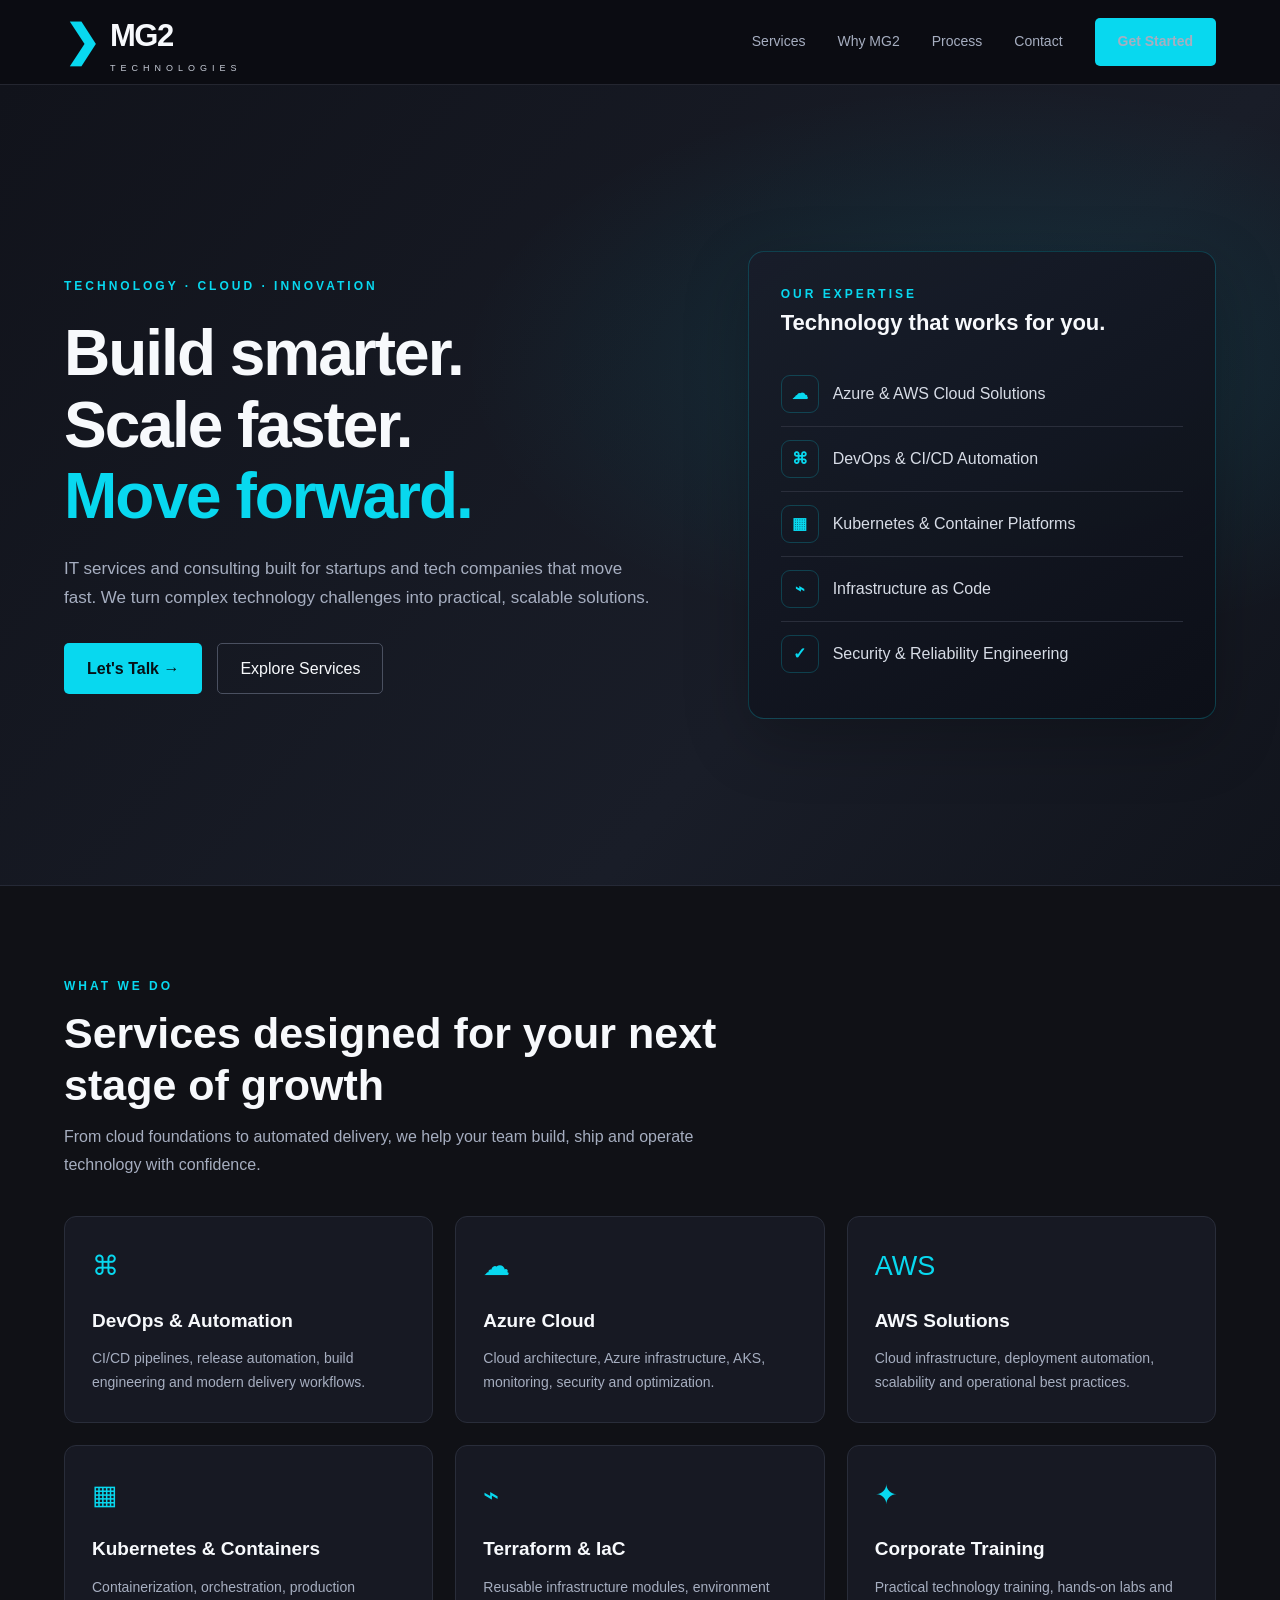
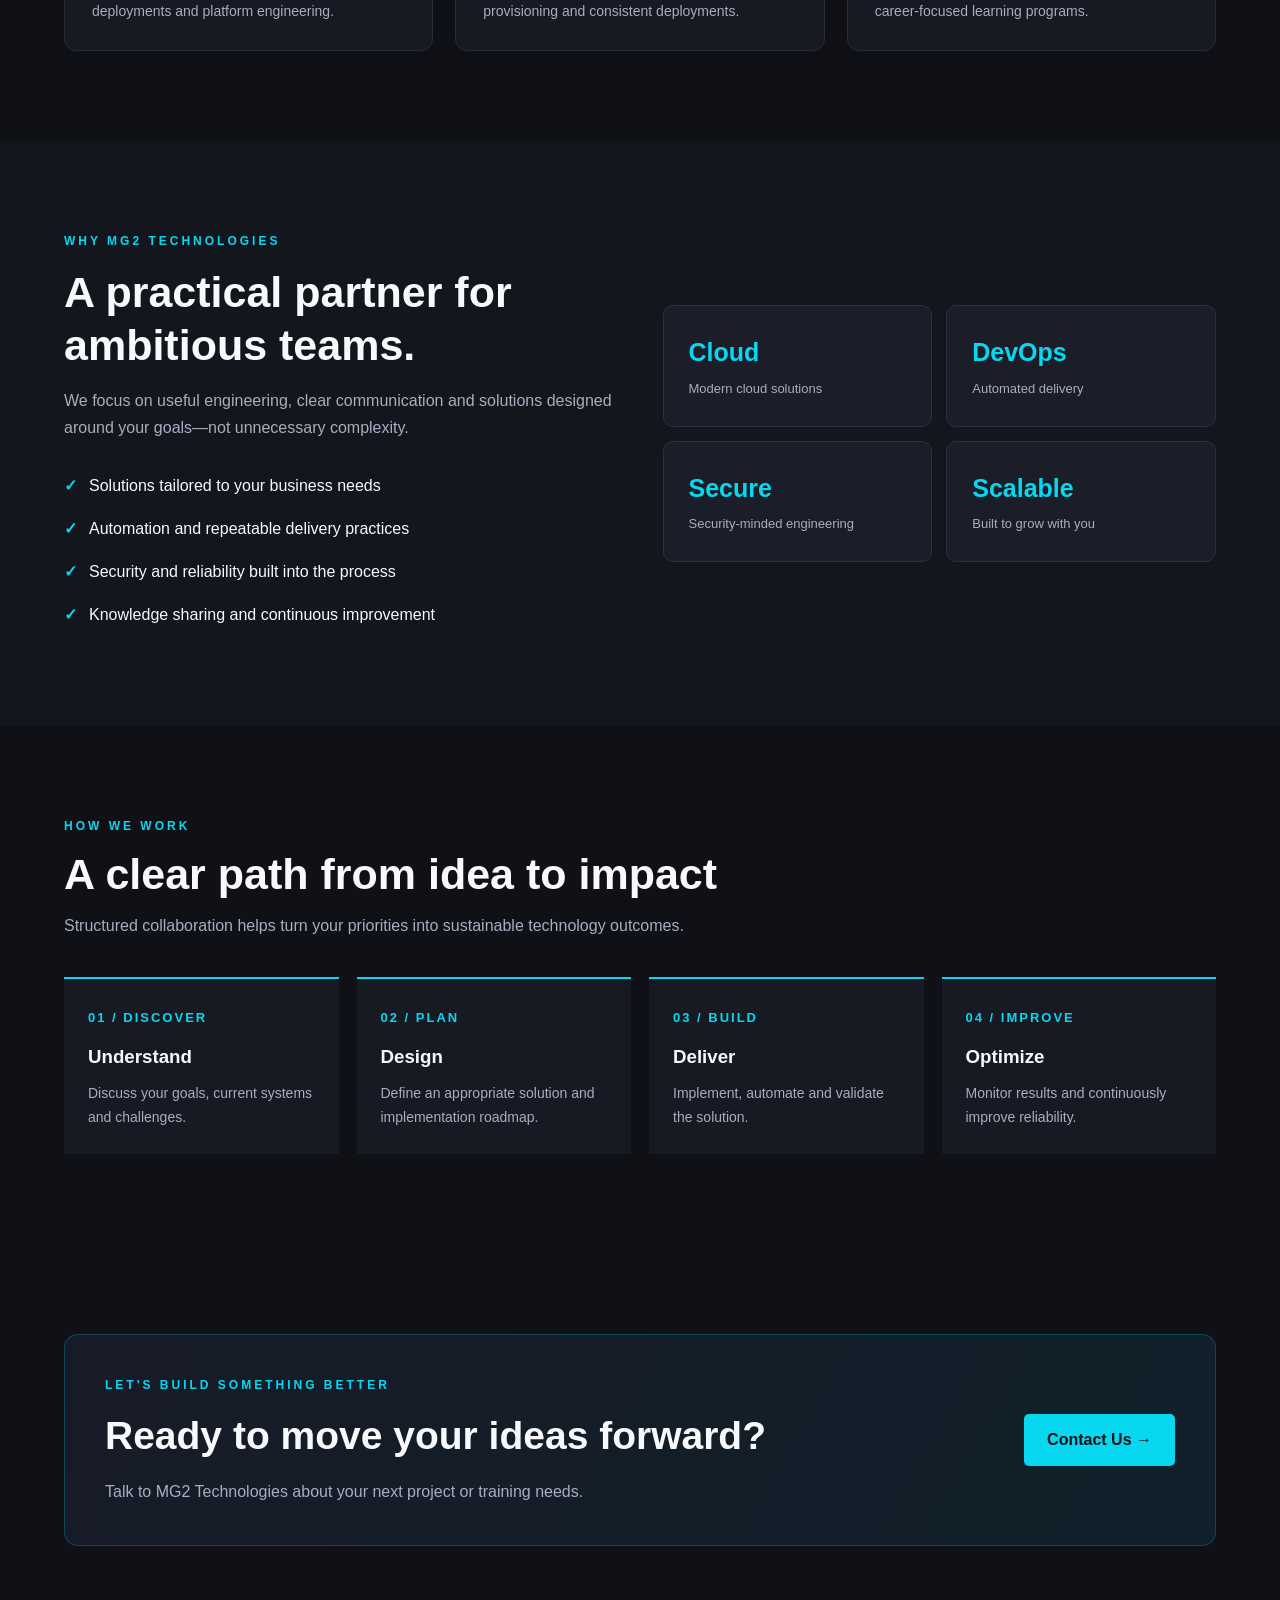
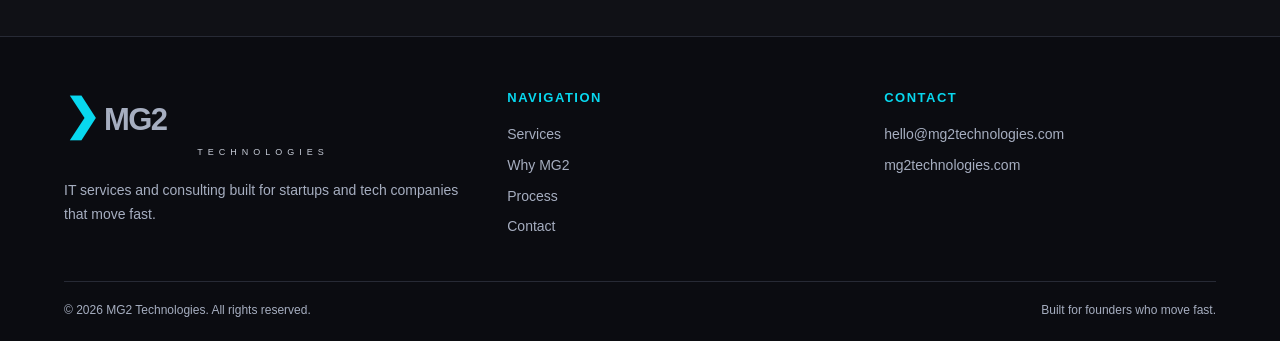
<file: index.html>
<!DOCTYPE html>
<html lang="en">
<head>
  <meta charset="UTF-8">
  <meta name="viewport" content="width=device-width, initial-scale=1.0">
  <meta name="description" content="MG2 Technologies provides DevOps, Azure cloud, AWS, Kubernetes and technology consulting.">
  <title>MG2 Technologies | Technology That Moves You Forward</title>
  <style>
    :root {
      --bg: #101116;
      --panel: #171923;
      --cyan: #08d8ef;
      --text: #f7f9fc;
      --muted: #a6aec0;
      --border: rgba(8, 216, 239, .22);
    }

    * { box-sizing: border-box; margin: 0; padding: 0; }
    html { scroll-behavior: smooth; }
    body {
      background: var(--bg);
      color: var(--text);
      font-family: Inter, "Segoe UI", Arial, sans-serif;
      line-height: 1.7;
    }
    a { text-decoration: none; color: inherit; }
    .container { width: min(1160px, 90%); margin: auto; }

    header {
      background: rgba(12, 13, 19, .97);
      border-bottom: 1px solid #242630;
      position: sticky;
      top: 0;
      z-index: 10;
    }
    nav {
      min-height: 84px;
      display: flex;
      align-items: center;
      justify-content: space-between;
      gap: 24px;
    }
    .brand { display: flex; align-items: center; gap: 10px; }
    .brand-mark {
      color: var(--cyan);
      font-size: 43px;
      font-weight: 900;
      line-height: 1;
    }
    .brand-name { font-size: 31px; font-weight: 850; letter-spacing: -1.5px; }
    .brand-sub {
      display: block;
      font-size: 9px;
      letter-spacing: 5px;
      line-height: 1.2;
      text-align: center;
      color: #c6cbd6;
    }
    .nav-links { display: flex; align-items: center; gap: 32px; }
    .nav-links a { color: var(--muted); font-size: 14px; transition: .2s; }
    .nav-links a:hover { color: var(--cyan); }
    .btn {
      display: inline-block;
      border: 0;
      border-radius: 5px;
      padding: 12px 23px;
      background: var(--cyan);
      color: #061116;
      font-weight: 750;
      cursor: pointer;
      transition: .2s;
    }
    .btn:hover { background: #8af3ff; transform: translateY(-2px); }
    .menu-toggle {
      display: none; background: transparent; color: white;
      border: 1px solid #414554; padding: 8px 12px; border-radius: 5px;
    }

    .hero {
      min-height: 590px;
      display: flex;
      align-items: center;
      background:
        radial-gradient(ellipse at 78% 35%, rgba(0, 209, 235, .12), transparent 38%),
        linear-gradient(130deg, #11131b, #191d28 65%, #11141c);
      border-bottom: 1px solid #252936;
      overflow: hidden;
    }
    .hero-grid {
      display: grid; grid-template-columns: 1.15fr .85fr;
      gap: 50px; align-items: center; padding-top: 76px; padding-bottom: 76px;
    }
    .eyebrow {
      color: var(--cyan); font-size: 12px; font-weight: 800;
      letter-spacing: 3px; text-transform: uppercase;
    }
    h1 {
      font-size: clamp(40px, 5vw, 65px);
      letter-spacing: -2px; line-height: 1.12; margin: 22px 0;
    }
    h1 span { color: var(--cyan); }
    .hero p { max-width: 590px; color: var(--muted); font-size: 17px; }
    .hero-actions { display: flex; flex-wrap: wrap; gap: 15px; margin-top: 30px; }
    .btn-outline {
      display: inline-block; padding: 11px 22px; border: 1px solid #4a5060;
      border-radius: 5px; color: var(--text);
    }
    .hero-card {
      padding: 32px; border: 1px solid var(--border); border-radius: 16px;
      background: linear-gradient(145deg, rgba(24, 29, 42, .95), rgba(12, 15, 23, .94));
      box-shadow: 0 20px 65px rgba(0, 0, 0, .24);
    }
    .hero-card h3 { font-size: 22px; margin-bottom: 20px; }
    .tech-row {
      display: flex; align-items: center; gap: 14px; padding: 13px 0;
      border-bottom: 1px solid #2a2e3b; color: #d7dce6;
    }
    .tech-row:last-child { border-bottom: 0; }
    .tech-icon {
      display: grid; place-items: center; width: 38px; height: 38px;
      color: var(--cyan); border: 1px solid var(--border); border-radius: 9px;
      font-weight: 800;
    }

    section { padding: 90px 0; }
    .section-head { max-width: 690px; margin-bottom: 38px; }
    .section-head h2 { font-size: clamp(30px, 4vw, 43px); line-height: 1.2; margin: 12px 0; }
    .section-head p { color: var(--muted); }
    .cards { display: grid; grid-template-columns: repeat(3, 1fr); gap: 22px; }
    .card {
      background: var(--panel); border: 1px solid #292d3a; border-radius: 12px;
      padding: 27px; transition: .25s;
    }
    .card:hover { border-color: var(--cyan); transform: translateY(-5px); }
    .card-symbol { font-size: 27px; color: var(--cyan); margin-bottom: 15px; }
    .card h3 { margin-bottom: 10px; font-size: 19px; }
    .card p { color: var(--muted); font-size: 14px; }
    .why { background: #14161e; }
    .why-grid { display: grid; grid-template-columns: 1fr 1fr; gap: 45px; align-items: center; }
    .why-grid h2 { font-size: clamp(30px, 4vw, 43px); line-height: 1.25; margin: 14px 0; }
    .why-grid p { color: var(--muted); }
    .checks { list-style: none; margin-top: 22px; }
    .checks li { padding: 8px 0; }
    .checks li::before { content: "✓"; color: var(--cyan); font-weight: 900; margin-right: 12px; }
    .stats { display: grid; grid-template-columns: 1fr 1fr; gap: 14px; }
    .stat {
      padding: 25px; background: #1b1e29; border: 1px solid #2c3040; border-radius: 10px;
    }
    .stat strong { display: block; color: var(--cyan); font-size: 25px; }
    .stat span { color: var(--muted); font-size: 13px; }
    .steps { display: grid; grid-template-columns: repeat(4, 1fr); gap: 18px; }
    .step { padding: 24px; border-top: 2px solid var(--cyan); background: var(--panel); }
    .step b { color: var(--cyan); font-size: 13px; letter-spacing: 2px; }
    .step h3 { margin: 10px 0; }
    .step p { color: var(--muted); font-size: 14px; }

    .contact-panel {
      display: flex; justify-content: space-between; align-items: center; gap: 28px;
      padding: 40px; border: 1px solid var(--border); border-radius: 14px;
      background: linear-gradient(120deg, #171b27, #10202a);
    }
    .contact-panel h2 { font-size: clamp(27px, 4vw, 39px); margin: 8px 0; }
    .contact-panel p { color: var(--muted); }
    footer { background: #0b0c11; border-top: 1px solid #272a35; padding: 50px 0 20px; }
    .footer-grid { display: grid; grid-template-columns: 1.2fr 1fr 1fr; gap: 45px; }
    .footer-grid h4 { color: var(--cyan); font-size: 13px; letter-spacing: 1.5px; margin-bottom: 14px; }
    .footer-grid p, .footer-grid a { display: block; color: var(--muted); font-size: 14px; margin: 7px 0; }
    .footer-grid a:hover { color: var(--cyan); }
    .copyright {
      border-top: 1px solid #272a35; margin-top: 35px; padding-top: 18px;
      display: flex; justify-content: space-between; gap: 12px;
      color: var(--muted); font-size: 12px;
    }
    @media(max-width: 850px) {
      .menu-toggle { display: block; }
      .nav-links {
        display: none; position: absolute; top: 84px; left: 0; right: 0;
        padding: 22px 5%; background: #101116; flex-direction: column;
        align-items: stretch; gap: 18px; border-bottom: 1px solid #292d3a;
      }
      .nav-links.open { display: flex; }
      .hero-grid, .why-grid { grid-template-columns: 1fr; }
      .cards { grid-template-columns: repeat(2, 1fr); }
      .steps { grid-template-columns: repeat(2, 1fr); }
    }
    @media(max-width: 540px) {
      .brand-name { font-size: 25px; }
      .brand-mark { font-size: 34px; }
      .cards, .steps, .footer-grid, .stats { grid-template-columns: 1fr; }
      .contact-panel { align-items: flex-start; flex-direction: column; padding: 26px; }
      .copyright { flex-direction: column; }
      section { padding: 65px 0; }
      .hero { min-height: auto; }
      .hero-card { padding: 22px; }
    }
  </style>
</head>
<body>
  <header>
    <nav class="container">
      <a class="brand" href="#home" aria-label="MG2 Technologies home">
        <span class="brand-mark">❯</span>
        <span><span class="brand-name">MG2</span><span class="brand-sub">TECHNOLOGIES</span></span>
      </a>
      <button class="menu-toggle" id="menuToggle" aria-label="Toggle navigation" aria-expanded="false">☰ Menu</button>
      <div class="nav-links" id="navLinks">
        <a href="#services">Services</a>
        <a href="#why">Why MG2</a>
        <a href="#process">Process</a>
        <a href="#contact">Contact</a>
        <a class="btn" href="#contact">Get Started</a>
      </div>
    </nav>
  </header>

  <main>
    <section class="hero" id="home">
      <div class="container hero-grid">
        <div>
          <div class="eyebrow">Technology · Cloud · Innovation</div>
          <h1>Build smarter.<br>Scale faster.<br><span>Move forward.</span></h1>
          <p>IT services and consulting built for startups and tech companies that move fast. We turn complex technology challenges into practical, scalable solutions.</p>
          <div class="hero-actions">
            <a class="btn" href="#contact">Let's Talk <span aria-hidden="true">→</span></a>
            <a class="btn-outline" href="#services">Explore Services</a>
          </div>
        </div>
        <div class="hero-card">
          <div class="eyebrow">Our expertise</div>
          <h3>Technology that works for you.</h3>
          <div class="tech-row"><span class="tech-icon">☁</span><span>Azure & AWS Cloud Solutions</span></div>
          <div class="tech-row"><span class="tech-icon">⌘</span><span>DevOps & CI/CD Automation</span></div>
          <div class="tech-row"><span class="tech-icon">▦</span><span>Kubernetes & Container Platforms</span></div>
          <div class="tech-row"><span class="tech-icon">⌁</span><span>Infrastructure as Code</span></div>
          <div class="tech-row"><span class="tech-icon">✓</span><span>Security & Reliability Engineering</span></div>
        </div>
      </div>
    </section>

    <section id="services">
      <div class="container">
        <div class="section-head">
          <div class="eyebrow">What we do</div>
          <h2>Services designed for your next stage of growth</h2>
          <p>From cloud foundations to automated delivery, we help your team build, ship and operate technology with confidence.</p>
        </div>
        <div class="cards">
          <article class="card"><div class="card-symbol">⌘</div><h3>DevOps & Automation</h3><p>CI/CD pipelines, release automation, build engineering and modern delivery workflows.</p></article>
          <article class="card"><div class="card-symbol">☁</div><h3>Azure Cloud</h3><p>Cloud architecture, Azure infrastructure, AKS, monitoring, security and optimization.</p></article>
          <article class="card"><div class="card-symbol">AWS</div><h3>AWS Solutions</h3><p>Cloud infrastructure, deployment automation, scalability and operational best practices.</p></article>
          <article class="card"><div class="card-symbol">▦</div><h3>Kubernetes & Containers</h3><p>Containerization, orchestration, production deployments and platform engineering.</p></article>
          <article class="card"><div class="card-symbol">⌁</div><h3>Terraform & IaC</h3><p>Reusable infrastructure modules, environment provisioning and consistent deployments.</p></article>
          <article class="card"><div class="card-symbol">✦</div><h3>Corporate Training</h3><p>Practical technology training, hands-on labs and career-focused learning programs.</p></article>
        </div>
      </div>
    </section>

    <section class="why" id="why">
      <div class="container why-grid">
        <div>
          <div class="eyebrow">Why MG2 Technologies</div>
          <h2>A practical partner for ambitious teams.</h2>
          <p>We focus on useful engineering, clear communication and solutions designed around your goals—not unnecessary complexity.</p>
          <ul class="checks">
            <li>Solutions tailored to your business needs</li>
            <li>Automation and repeatable delivery practices</li>
            <li>Security and reliability built into the process</li>
            <li>Knowledge sharing and continuous improvement</li>
          </ul>
        </div>
        <div class="stats">
          <div class="stat"><strong>Cloud</strong><span>Modern cloud solutions</span></div>
          <div class="stat"><strong>DevOps</strong><span>Automated delivery</span></div>
          <div class="stat"><strong>Secure</strong><span>Security-minded engineering</span></div>
          <div class="stat"><strong>Scalable</strong><span>Built to grow with you</span></div>
        </div>
      </div>
    </section>

    <section id="process">
      <div class="container">
        <div class="section-head">
          <div class="eyebrow">How we work</div>
          <h2>A clear path from idea to impact</h2>
          <p>Structured collaboration helps turn your priorities into sustainable technology outcomes.</p>
        </div>
        <div class="steps">
          <div class="step"><b>01 / DISCOVER</b><h3>Understand</h3><p>Discuss your goals, current systems and challenges.</p></div>
          <div class="step"><b>02 / PLAN</b><h3>Design</h3><p>Define an appropriate solution and implementation roadmap.</p></div>
          <div class="step"><b>03 / BUILD</b><h3>Deliver</h3><p>Implement, automate and validate the solution.</p></div>
          <div class="step"><b>04 / IMPROVE</b><h3>Optimize</h3><p>Monitor results and continuously improve reliability.</p></div>
        </div>
      </div>
    </section>

    <section id="contact">
      <div class="container">
        <div class="contact-panel">
          <div>
            <div class="eyebrow">Let's build something better</div>
            <h2>Ready to move your ideas forward?</h2>
            <p>Talk to MG2 Technologies about your next project or training needs.</p>
          </div>
          <a class="btn" href="mailto:hello@mg2technologies.com?subject=MG2%20Technologies%20Enquiry">Contact Us →</a>
        </div>
      </div>
    </section>
  </main>

  <footer>
    <div class="container">
      <div class="footer-grid">
        <div>
          <a class="brand" href="#home">
            <span class="brand-mark">❯</span>
            <span><span class="brand-name">MG2</span><span class="brand-sub">TECHNOLOGIES</span></span>
          </a>
          <p style="margin-top:22px">IT services and consulting built for startups and tech companies that move fast.</p>
        </div>
        <div>
          <h4>NAVIGATION</h4>
          <a href="#services">Services</a>
          <a href="#why">Why MG2</a>
          <a href="#process">Process</a>
          <a href="#contact">Contact</a>
        </div>
        <div>
          <h4>CONTACT</h4>
          <a href="mailto:hello@mg2technologies.com">hello@mg2technologies.com</a>
          <a href="https://mg2technologies.com">mg2technologies.com</a>
        </div>
      </div>
      <div class="copyright">
        <span>© <span id="year"></span> MG2 Technologies. All rights reserved.</span>
        <span>Built for founders who move fast.</span>
      </div>
    </div>
  </footer>

  <script>
    const toggle = document.getElementById("menuToggle");
    const links = document.getElementById("navLinks");

    toggle.addEventListener("click", () => {
      const open = links.classList.toggle("open");
      toggle.setAttribute("aria-expanded", String(open));
    });

    links.querySelectorAll("a").forEach(link => {
      link.addEventListener("click", () => {
        links.classList.remove("open");
        toggle.setAttribute("aria-expanded", "false");
      });
    });

    document.getElementById("year").textContent = new Date().getFullYear();
  </script>
</body>
</html>
</file>
